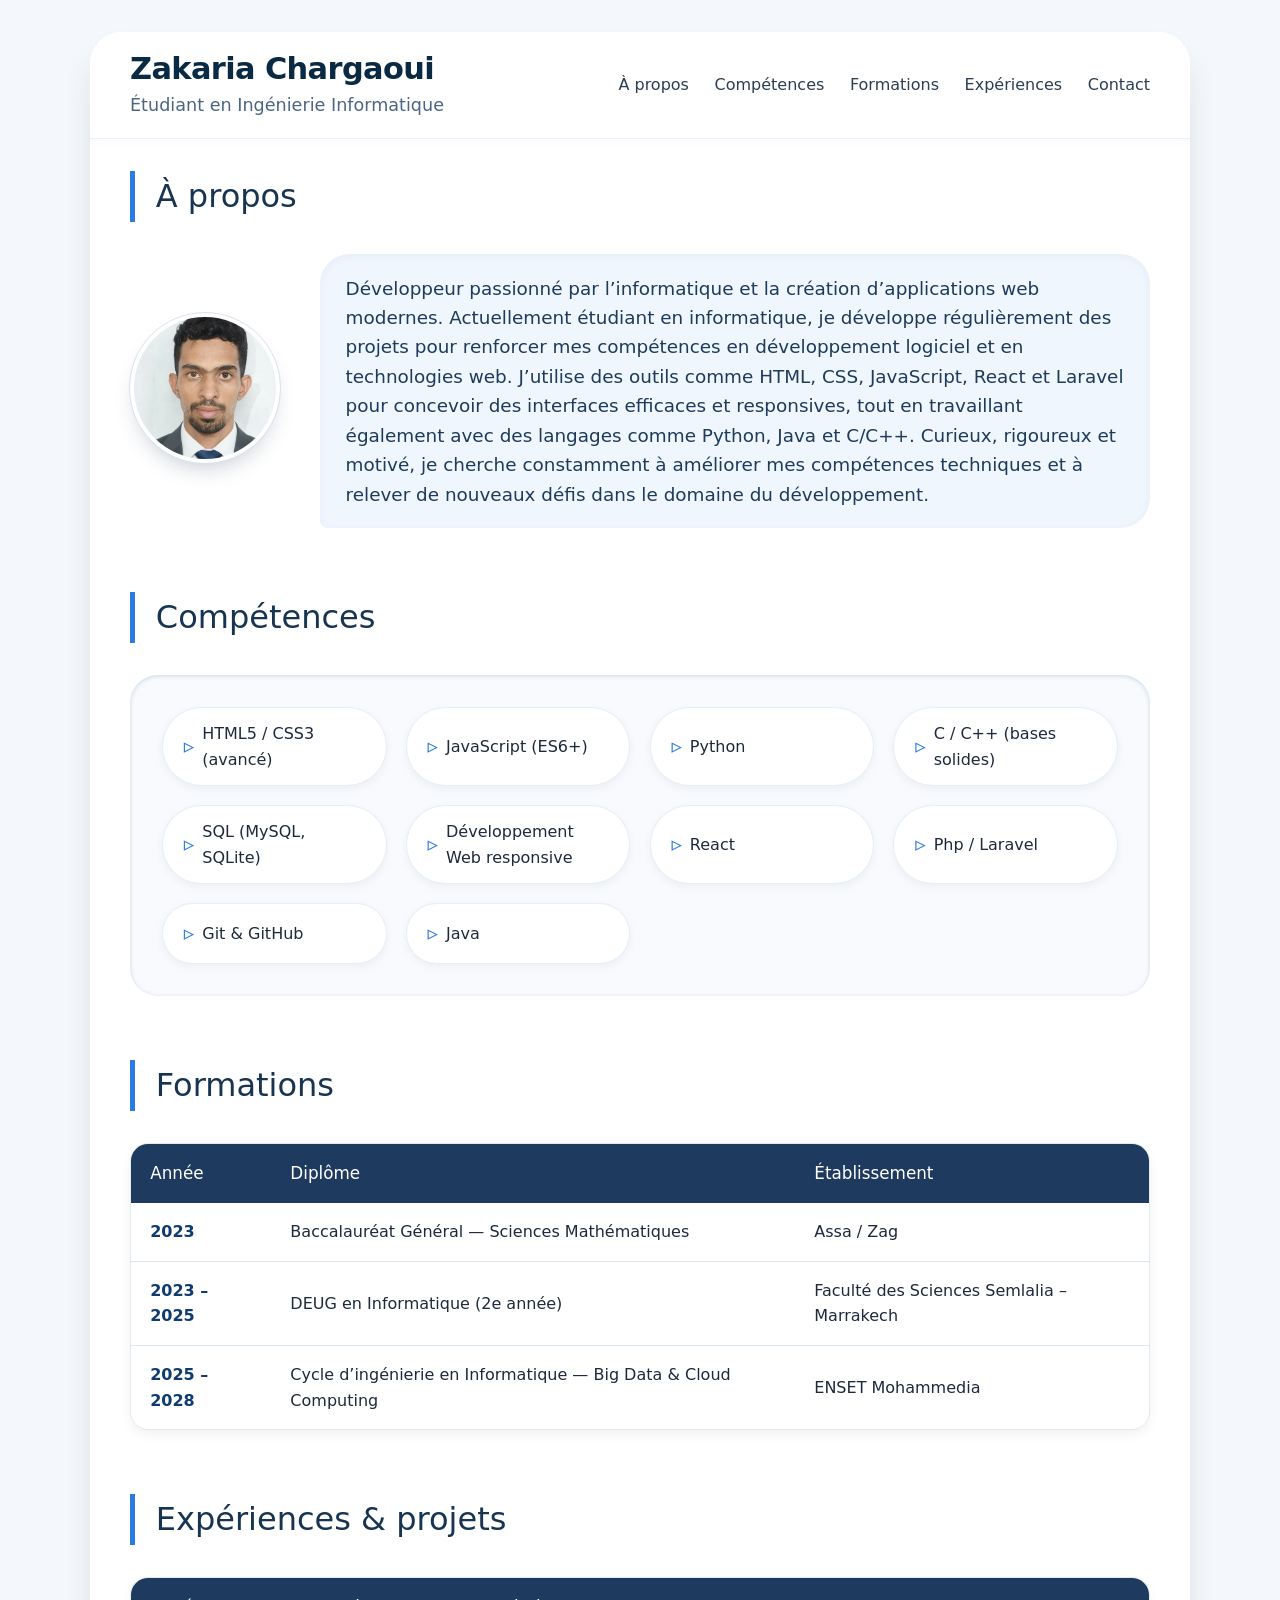
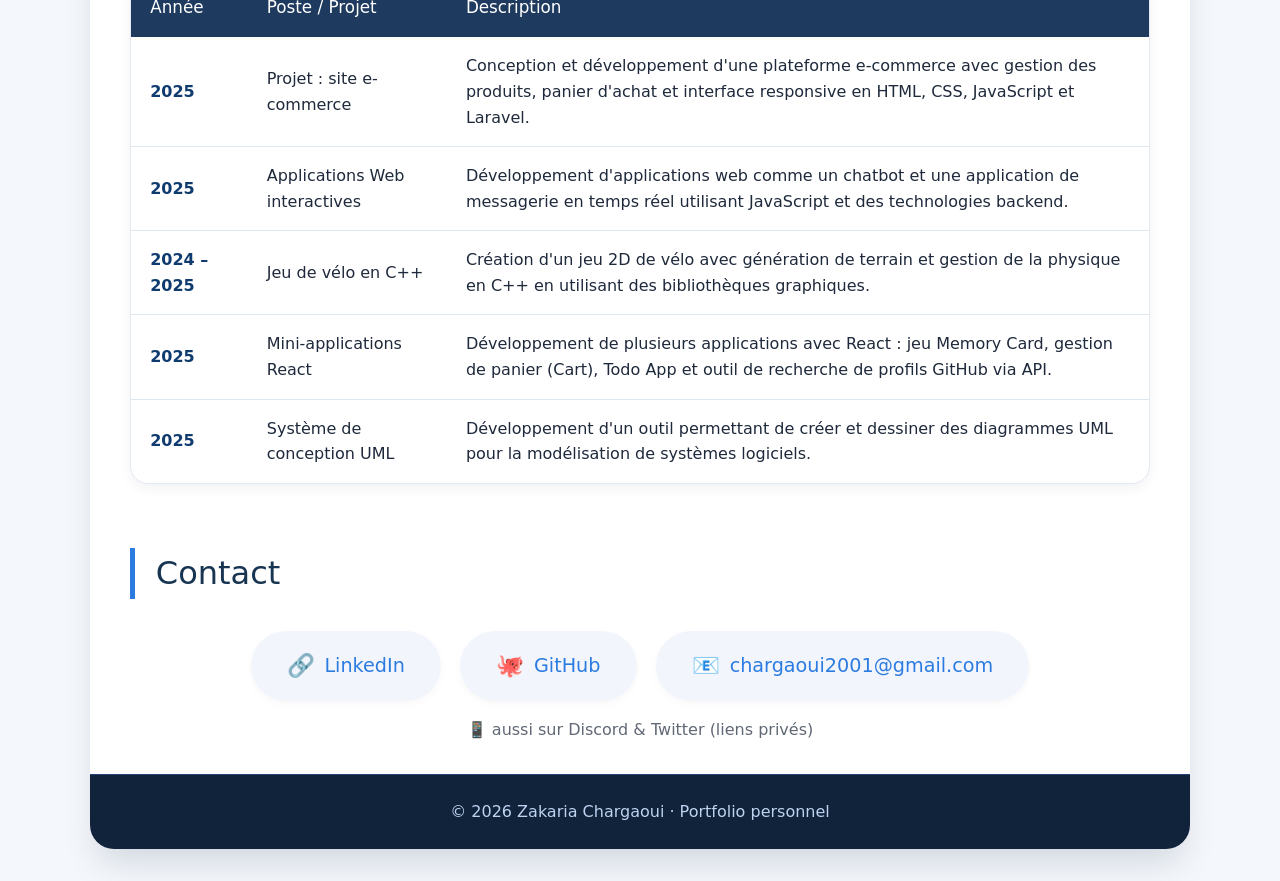
<file: tp1/index.html>
<!DOCTYPE html>
<html lang="fr">
<head>
  <meta charset="UTF-8">
  <meta name="viewport" content="width=device-width, initial-scale=1.0">
  <title>Zakaria Chargaoui · Portfolio & CV</title>
  <link rel="stylesheet" href="styles.css">
</head>
<body>
<div class="container">
  <!-- HEADER avec navigation sticky -->
  <header class="page-header">
    <div class="header-titles">
      <h1>Zakaria Chargaoui</h1>
      <div class="subtitle">Étudiant en Ingénierie Informatique</div>
    </div>
    <nav>
      <ul class="nav-links">
        <li><a href="#a-propos">À propos</a></li>
        <li><a href="#competences">Compétences</a></li>
        <li><a href="#formations">Formations</a></li>
        <li><a href="#experiences">Expériences</a></li>
        <li><a href="#contact">Contact</a></li>
      </ul>
    </nav>
  </header>

  <!-- MAIN : contenu principal -->
  <main>
    <!-- SECTION À PROPOS -->
    <section id="a-propos">
      <h2>À propos</h2>
      <div class="apropos-grid">
        <div class="photo-profil">
          <!-- placeholder image factice (générée via ui-avatars mais avec alt) -->
          <img src="./imgs/zakaria_img.png" 
               alt="Avatar de profil - Sophie Martin">
        </div>
        <div class="bio">
<p>Développeur passionné par l’informatique et la création d’applications web modernes. Actuellement étudiant en informatique, je développe régulièrement des projets pour renforcer mes compétences en développement logiciel et en technologies web. J’utilise des outils comme HTML, CSS, JavaScript, React et Laravel pour concevoir des interfaces efficaces et responsives, tout en travaillant également avec des langages comme Python, Java et C/C++. Curieux, rigoureux et motivé, je cherche constamment à améliorer mes compétences techniques et à relever de nouveaux défis dans le domaine du développement.</p>        </div>
      </div>
    </section>

    <!-- SECTION COMPÉTENCES -->
    <section id="competences">
      <h2>Compétences</h2>
      <ul class="skills-list">
        <li>HTML5 / CSS3 (avancé)</li>
        <li>JavaScript (ES6+)</li>
        <li>Python</li>
        <li>C / C++ (bases solides)</li>
        <li>SQL (MySQL, SQLite)</li>
        <li>Développement Web responsive</li>
        <li>React</li>
        <li>Php / Laravel</li>
        <li>Git & GitHub</li>
        <li>Java</li>
      </ul>
    </section>

    <!-- SECTION FORMATIONS (tableau) -->
    <section id="formations">
      <h2>Formations</h2>
      <div class="table-wrapper">
        <table>
          <thead>
            <tr><th>Année</th><th>Diplôme</th><th>Établissement</th></tr>
          </thead>
          <tbody>

            <tr>
              <td>2023</td>
              <td>Baccalauréat Général — Sciences Mathématiques</td>
              <td>Assa / Zag</td>
            </tr>
              
            <tr>
              <td>2023 – 2025</td>
              <td>DEUG en Informatique (2e année)</td>
              <td>Faculté des Sciences Semlalia – Marrakech</td>
            </tr>
            
            <tr>
              <td>2025 – 2028</td>
              <td>Cycle d’ingénierie en Informatique — Big Data & Cloud Computing</td>
              <td>ENSET Mohammedia</td>
            </tr>
          </tbody>
        </table>
      </div>
    </section>

    <!-- SECTION EXPÉRIENCES (tableau) -->
    <section id="experiences">
      <h2>Expériences & projets</h2>
      <div class="table-wrapper">
        <table>
          <thead>
            <tr><th>Année</th><th>Poste / Projet</th><th>Description</th></tr>
          </thead>
          <tbody>
<tr>
  <td>2025</td>
  <td>Projet : site e-commerce</td>
  <td>Conception et développement d'une plateforme e-commerce avec gestion des produits, panier d'achat et interface responsive en HTML, CSS, JavaScript et Laravel.</td>
</tr>

        <tr>
          <td>2025</td>
          <td>Applications Web interactives</td>
          <td>Développement d'applications web comme un chatbot et une application de messagerie en temps réel utilisant JavaScript et des technologies backend.</td>
        </tr>

        <tr>
          <td>2024 – 2025</td>
          <td>Jeu de vélo en C++</td>
          <td>Création d'un jeu 2D de vélo avec génération de terrain et gestion de la physique en C++ en utilisant des bibliothèques graphiques.</td>
        </tr>

        <tr>
          <td>2025</td>
          <td>Mini-applications React</td>
          <td>Développement de plusieurs applications avec React : jeu Memory Card, gestion de panier (Cart), Todo App et outil de recherche de profils GitHub via API.</td>
        </tr>

        <tr>
          <td>2025</td>
          <td>Système de conception UML</td>
          <td>Développement d'un outil permettant de créer et dessiner des diagrammes UML pour la modélisation de systèmes logiciels.</td>
        </tr>
          </tbody>
        </table>
      </div>
    </section>

    <!-- SECTION CONTACT (liens externes) -->
    <section id="contact">
      <h2>Contact</h2>
      <div class="contact-links">
        <a href="#" class="contact-card" target="_blank" rel="noopener"><i>🔗</i> LinkedIn</a>
        <a href="#" class="contact-card" target="_blank" rel="noopener"><i>🐙</i> GitHub</a>
        <a href="mailto:chargaoui2001@gmail.com" class="contact-card" target="_blank" rel="noopener"><i>📧</i> chargaoui2001@gmail.com</a>
      </div>
      <!-- petits liens additionnels (respect structure) mais déjà 3 réseaux -->
      <p style="text-align: center; margin-top: 1rem; opacity: 0.7;">📱 aussi sur Discord & Twitter (liens privés)</p>
    </section>
  </main>

  <!-- FOOTER -->
  <footer class="page-footer">
    © 2026 Zakaria Chargaoui · Portfolio personnel
  </footer>
</div>
<!-- fin container -->

<!-- tous les liens externes sont ok : target _blank + rel noopener -->
<!-- photo avec alt, tableaux, grid/flex, media queries intégrées -->
</body>
</html>
</file>
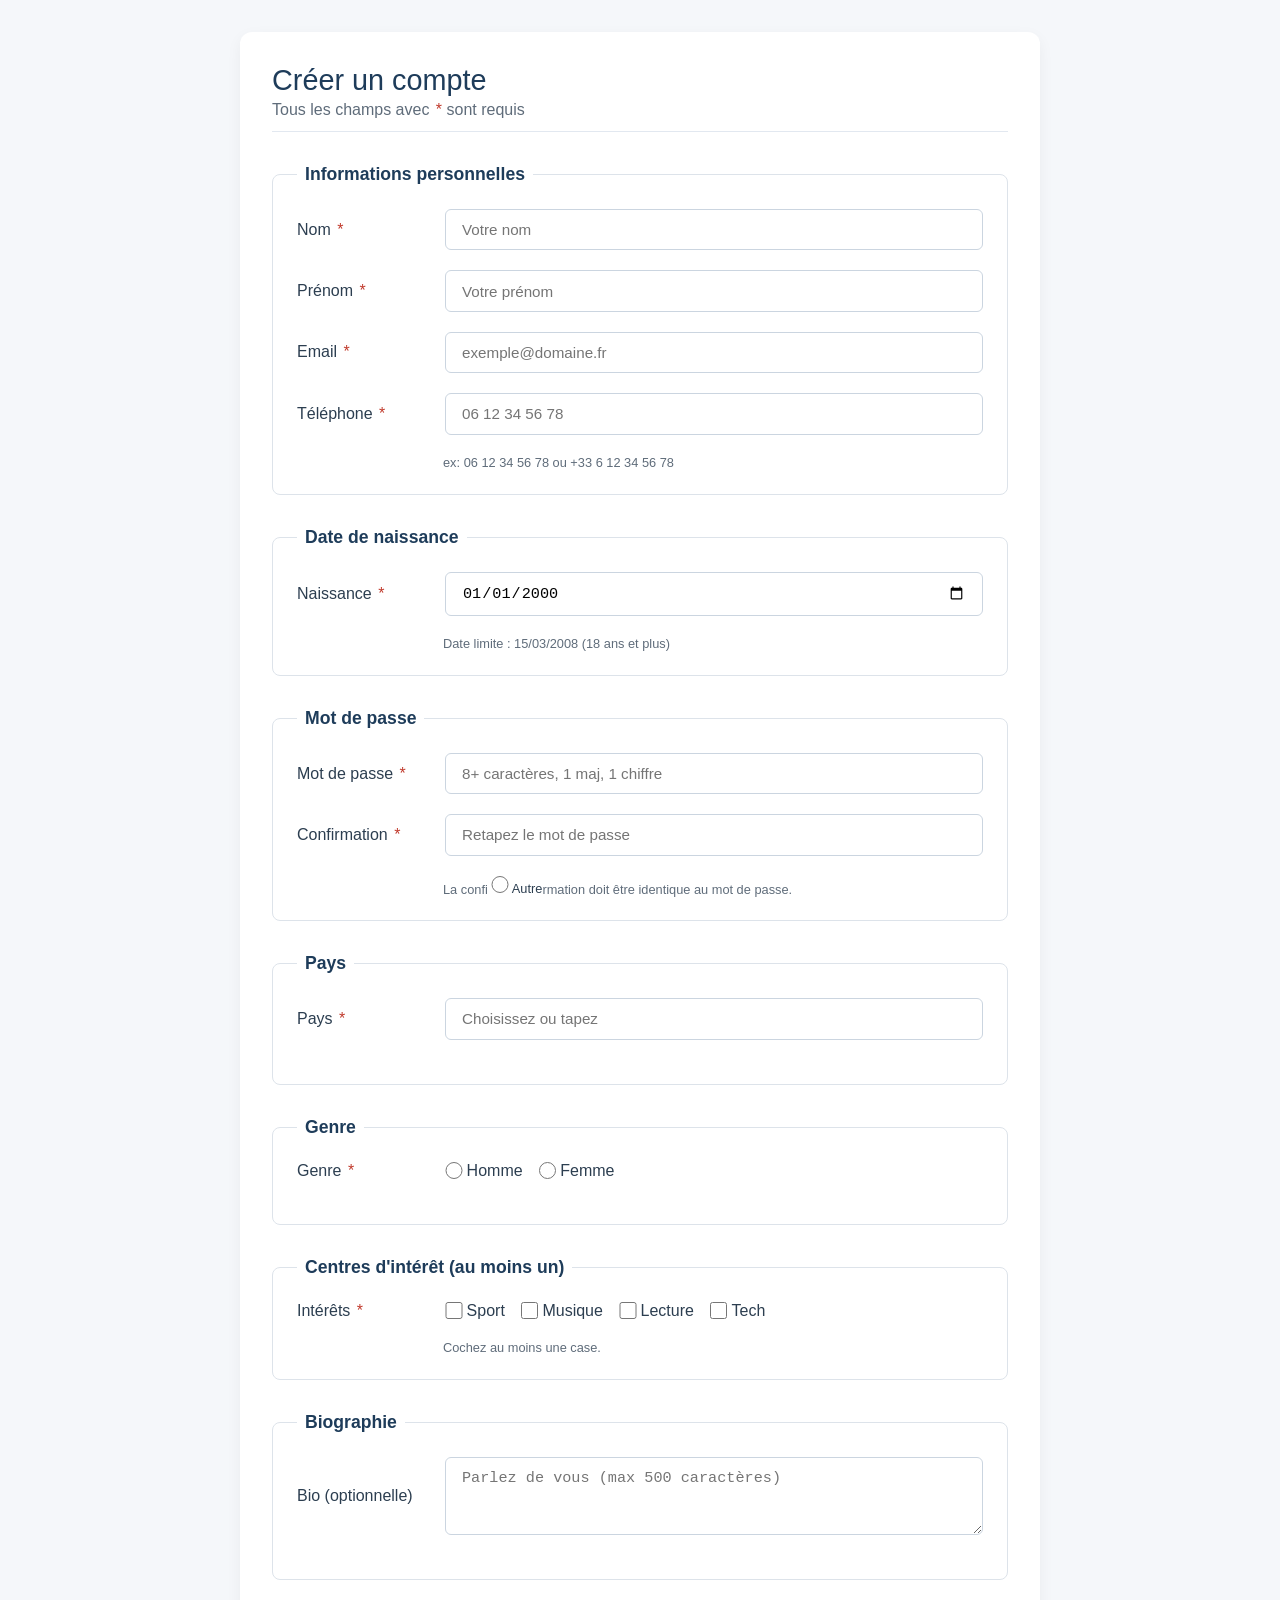
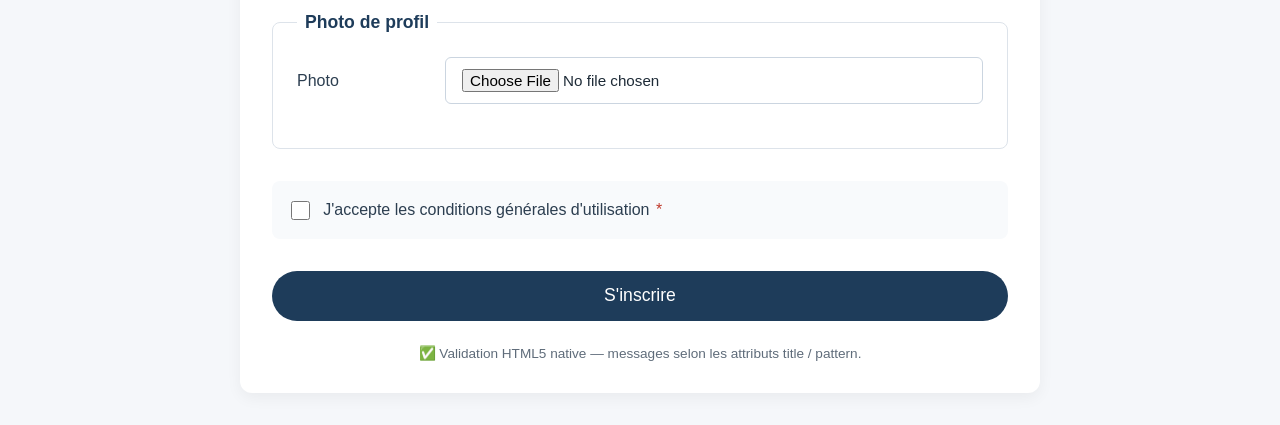
<file: tp2/index.html>
<!DOCTYPE html>
<html lang="fr">
<head>
  <meta charset="UTF-8">
  <meta name="viewport" content="width=device-width, initial-scale=1.0">
  <title>Inscription · formulaire simple (sans JS)</title>
  <link rel="stylesheet" href="styles.css">
</head>
<body>
<div class="form-container">
  <h1>Créer un compte</h1>
  <div class="sous-titre">Tous les champs avec <span class="required">*</span> sont requis</div>

  <!-- formulaire sans javascript (validation HTML5 pure) -->
  <form>
    <!-- 1. INFOS PERSONNELLES -->
    <fieldset>
      <legend>Informations personnelles</legend>

      <div class="groupe">
        <label for="nom">Nom <span class="required">*</span></label>
        <input type="text" id="nom" name="nom" required placeholder="Votre nom" autocomplete="family-name">
      </div>

      <div class="groupe">
        <label for="prenom">Prénom <span class="required">*</span></label>
        <input type="text" id="prenom" name="prenom" required placeholder="Votre prénom" autocomplete="given-name">
      </div>

      <div class="groupe">
        <label for="email">Email <span class="required">*</span></label>
        <input type="email" id="email" name="email" required placeholder="exemple@domaine.fr" autocomplete="email"
               title="Format attendu : nom@domaine.fr (ex: jean.dupont@email.com)">
      </div>

      <div class="groupe">
        <label for="tel">Téléphone <span class="required">*</span></label>
        <input type="tel" id="tel" name="tel" required 
               pattern="^(0|\+33)[1-9]([-. ]?[0-9]{2}){4}$" 
               placeholder="06 12 34 56 78" autocomplete="tel-national"
               title="Format français : 06 12 34 56 78 ou +33 6 12 34 56 78">
      </div>
      <div class="hint">ex: 06 12 34 56 78 ou +33 6 12 34 56 78</div>
    </fieldset>

    <!-- 2. DATE DE NAISSANCE (âge minimum 18 ans) -->
    <fieldset>
      <legend>Date de naissance</legend>
      <div class="groupe">
        <label for="naissance">Naissance <span class="required">*</span></label>
        <!-- max dynamique impossible sans JS, on fixe une date butoir : 18 ans avant aujourd'hui (manuel) -->
        <input type="date" id="naissance" name="naissance" required 
               max="2008-03-15" value="2000-01-01"
               title="Vous devez avoir au moins 18 ans (né·e avant le 15/03/2008)">
      </div>
      <div class="hint">Date limite : 15/03/2008 (18 ans et plus)</div>
    </fieldset>

    <!-- 3. MOT DE PASSE + CONFIRMATION -->
    <fieldset>
      <legend>Mot de passe</legend>
      <div class="groupe">
        <label for="mdp">Mot de passe <span class="required">*</span></label>
        <input type="password" id="mdp" name="mdp" required 
               pattern="(?=.*\d)(?=.*[A-Z]).{8,}" 
               placeholder="8+ caractères, 1 maj, 1 chiffre" autocomplete="new-password"
               title="Doit contenir au moins 8 caractères, une majuscule et un chiffre">
      </div>

      <div class="groupe">
        <label for="confirm-mdp">Confirmation <span class="required">*</span></label>
        <!-- sans JS, on ne peut pas vérifier la correspondance en direct, mais on peut utiliser pattern + title -->
        <input type="password" id="confirm-mdp" name="confirm-mdp" required 
               placeholder="Retapez le mot de passe" autocomplete="off"
               pattern="(?=.*\d)(?=.*[A-Z]).{8,}" 
               title="Doit être identique au mot de passe ci-dessus (même contenu requis)">
      </div>
      <div class="hint">La confi          <label><input type="radio" name="genre" value="autre"> Autre</label>rmation doit être identique au mot de passe.</div>
    </fieldset>

    <!-- 4. PAYS (select + datalist) -->
    <fieldset>
      <legend>Pays</legend>
      <div class="groupe">
        <label for="pays">Pays <span class="required">*</span></label>
        <input list="pays-list" id="pays" name="pays" required placeholder="Choisissez ou tapez" autocomplete="country">
        <datalist id="pays-list">
          <option value="France">
          <option value="Belgique">
          <option value="Suisse">
          <option value="Canada">
          <option value="Luxembourg">
          <option value="Maroc">
        </datalist>
      </div>
    </fieldset>

    <!-- 5. GENRE (radio) -->
    <fieldset>
      <legend>Genre</legend>
      <div class="groupe">
        <label>Genre <span class="required">*</span></label>
        <div class="options">
          <label><input type="radio" name="genre" value="homme" required> Homme</label>
          <label><input type="radio" name="genre" value="femme"> Femme</label>
        </div>
      </div>
    </fieldset>

    <!-- 6. CENTRES D'INTÉRÊT (checkboxes required au moins un) -->
    <fieldset>
      <legend>Centres d'intérêt (au moins un)</legend>
      <div class="groupe">
        <label>Intérêts <span class="required">*</span></label>
        <div class="options">
          <!-- le required sur chaque checkbox force à en cocher au moins une (HTML5) -->
          <label><input type="checkbox" name="interet" value="sport" required> Sport</label>
          <label><input type="checkbox" name="interet" value="musique" required> Musique</label>
          <label><input type="checkbox" name="interet" value="lecture" required> Lecture</label>
          <label><input type="checkbox" name="interet" value="tech" required> Tech</label>
        </div>
      </div>
      <div class="hint">Cochez au moins une case.</div>
    </fieldset>

    <!-- 7. BIOGRAPHIE (optionnelle, maxlength) -->
    <fieldset>
      <legend>Biographie</legend>
      <div class="groupe">
        <label for="bio">Bio (optionnelle)</label>
        <textarea id="bio" name="bio" rows="3" maxlength="500" placeholder="Parlez de vous (max 500 caractères)"></textarea>
      </div>
    </fieldset>

    <!-- 8. PHOTO DE PROFIL (file) -->
    <fieldset>
      <legend>Photo de profil</legend>
      <div class="groupe">
        <label for="photo">Photo</label>
        <input type="file" id="photo" name="photo" accept="image/*">
      </div>
    </fieldset>

    <!-- 9. CGU obligatoire -->
    <div class="cgu-box">
      <input type="checkbox" id="cgu" name="cgu" required style="width:1.2rem;height:1.2rem;">
      <label for="cgu">J'accepte les conditions générales d'utilisation <span class="required">*</span></label>
    </div>

    <!-- bouton d'envoi -->
    <button type="submit">S'inscrire</button>

    <!-- note sur la validation sans JS -->
    <p style="text-align:center; margin-top:1.5rem; color:#5f6c7a; font-size:0.85rem;">
      ✅ Validation HTML5 native — messages selon les attributs title / pattern.
    </p>
  </form>
</div>
</body>
</html>
</file>
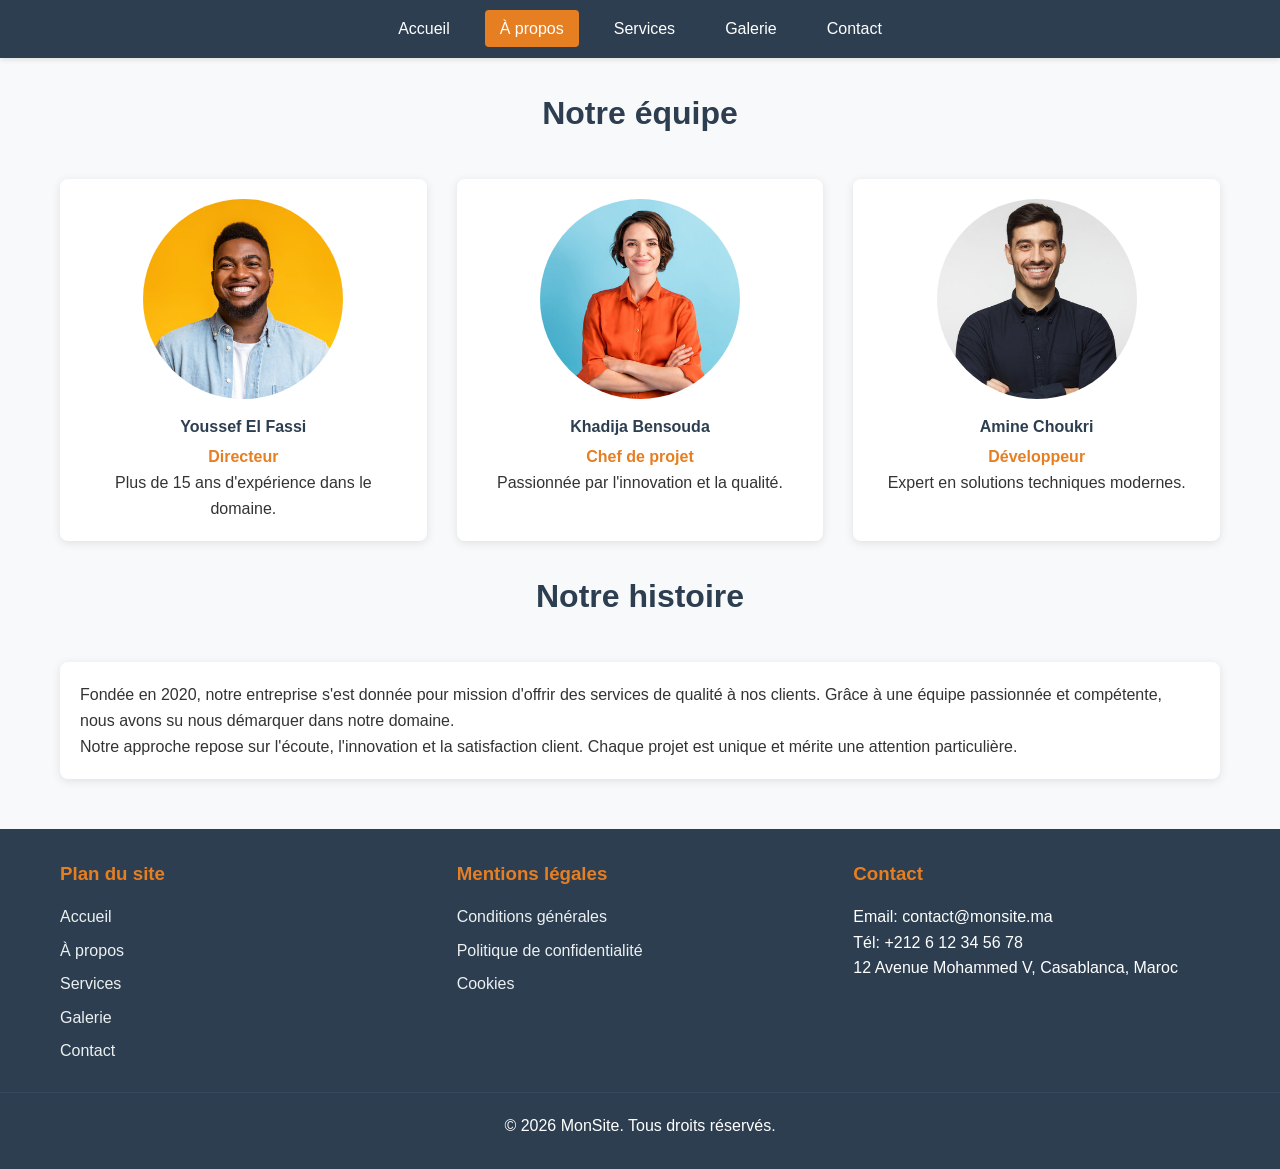
<file: tp3/pages/about.html>
<!DOCTYPE html>
<html lang="fr">
<head>
    <meta charset="UTF-8">
    <meta name="viewport" content="width=device-width, initial-scale=1.0">
    <title>À propos - MonSite</title>
    <meta name="description" content="Découvrez notre équipe et notre histoire">
    
    <!-- Open Graph -->
    <meta property="og:title" content="MonSite - À propos">
    <meta property="og:description" content="Découvrez notre équipe et notre histoire">
    <meta property="og:type" content="website">
    
    <link rel="stylesheet" href="../css/style.css">
</head>
<body>
    <header>
        <nav>
            <ul>
                <li><a href="../index.html">Accueil</a></li>
                <li><a href="about.html" class="active">À propos</a></li>
                <li><a href="services.html">Services</a></li>
                <li><a href="gallery.html">Galerie</a></li>
                <li><a href="contact.html">Contact</a></li>
            </ul>
        </nav>
    </header>

    <main>
        <h1 class="section-title">Notre équipe</h1>
        
        <div class="team">
            <div class="team-member">
                <figure>
                    <img src="../images/team1.jpg" alt="Youssef El Fassi - Directeur">
                    <figcaption>
                        <strong>Youssef El Fassi</strong>
                        <p class="role">Directeur</p>
                    </figcaption>
                </figure>
                <p>Plus de 15 ans d'expérience dans le domaine.</p>
            </div>
        
            <div class="team-member">
                <figure>
                    <img src="../images/team2.jpg" alt="Khadija Bensouda - Chef de projet">
                    <figcaption>
                        <strong>Khadija Bensouda</strong>
                        <p class="role">Chef de projet</p>
                    </figcaption>
                </figure>
                <p>Passionnée par l'innovation et la qualité.</p>
            </div>
        
            <div class="team-member">
                <figure>
                    <img src="../images/team3.jpg" alt="Amine Choukri - Développeur">
                    <figcaption>
                        <strong>Amine Choukri</strong>
                        <p class="role">Développeur</p>
                    </figcaption>
                </figure>
                <p>Expert en solutions techniques modernes.</p>
            </div>
        </div>

        <section>
            <h2 class="section-title">Notre histoire</h2>
            <div class="card">
                <p>Fondée en 2020, notre entreprise s'est donnée pour mission d'offrir des services de qualité à nos clients. Grâce à une équipe passionnée et compétente, nous avons su nous démarquer dans notre domaine.</p>
                <p>Notre approche repose sur l'écoute, l'innovation et la satisfaction client. Chaque projet est unique et mérite une attention particulière.</p>
            </div>
        </section>
    </main>

    <footer>
        <!-- Footer adapté pour le Maroc -->
        <div class="footer-content">
            <div class="footer-section">
                <h3>Plan du site</h3>
                <ul>
                    <li><a href="../index.html">Accueil</a></li>
                    <li><a href="about.html">À propos</a></li>
                    <li><a href="services.html">Services</a></li>
                    <li><a href="gallery.html">Galerie</a></li>
                    <li><a href="contact.html">Contact</a></li>
                </ul>
            </div>
            <div class="footer-section">
                <h3>Mentions légales</h3>
                <ul>
                    <li><a href="#">Conditions générales</a></li>
                    <li><a href="#">Politique de confidentialité</a></li>
                    <li><a href="#">Cookies</a></li>
                </ul>
            </div>
            <div class="footer-section">
                <h3>Contact</h3>
                <p>Email: contact@monsite.ma</p>
                <p>Tél: +212 6 12 34 56 78</p>
                <p>12 Avenue Mohammed V, Casablanca, Maroc</p>
            </div>
        </div>
        <div class="footer-bottom">
            <p>&copy; 2026 MonSite. Tous droits réservés.</p>
        </div>
    </footer>
</body>
</html>
</file>
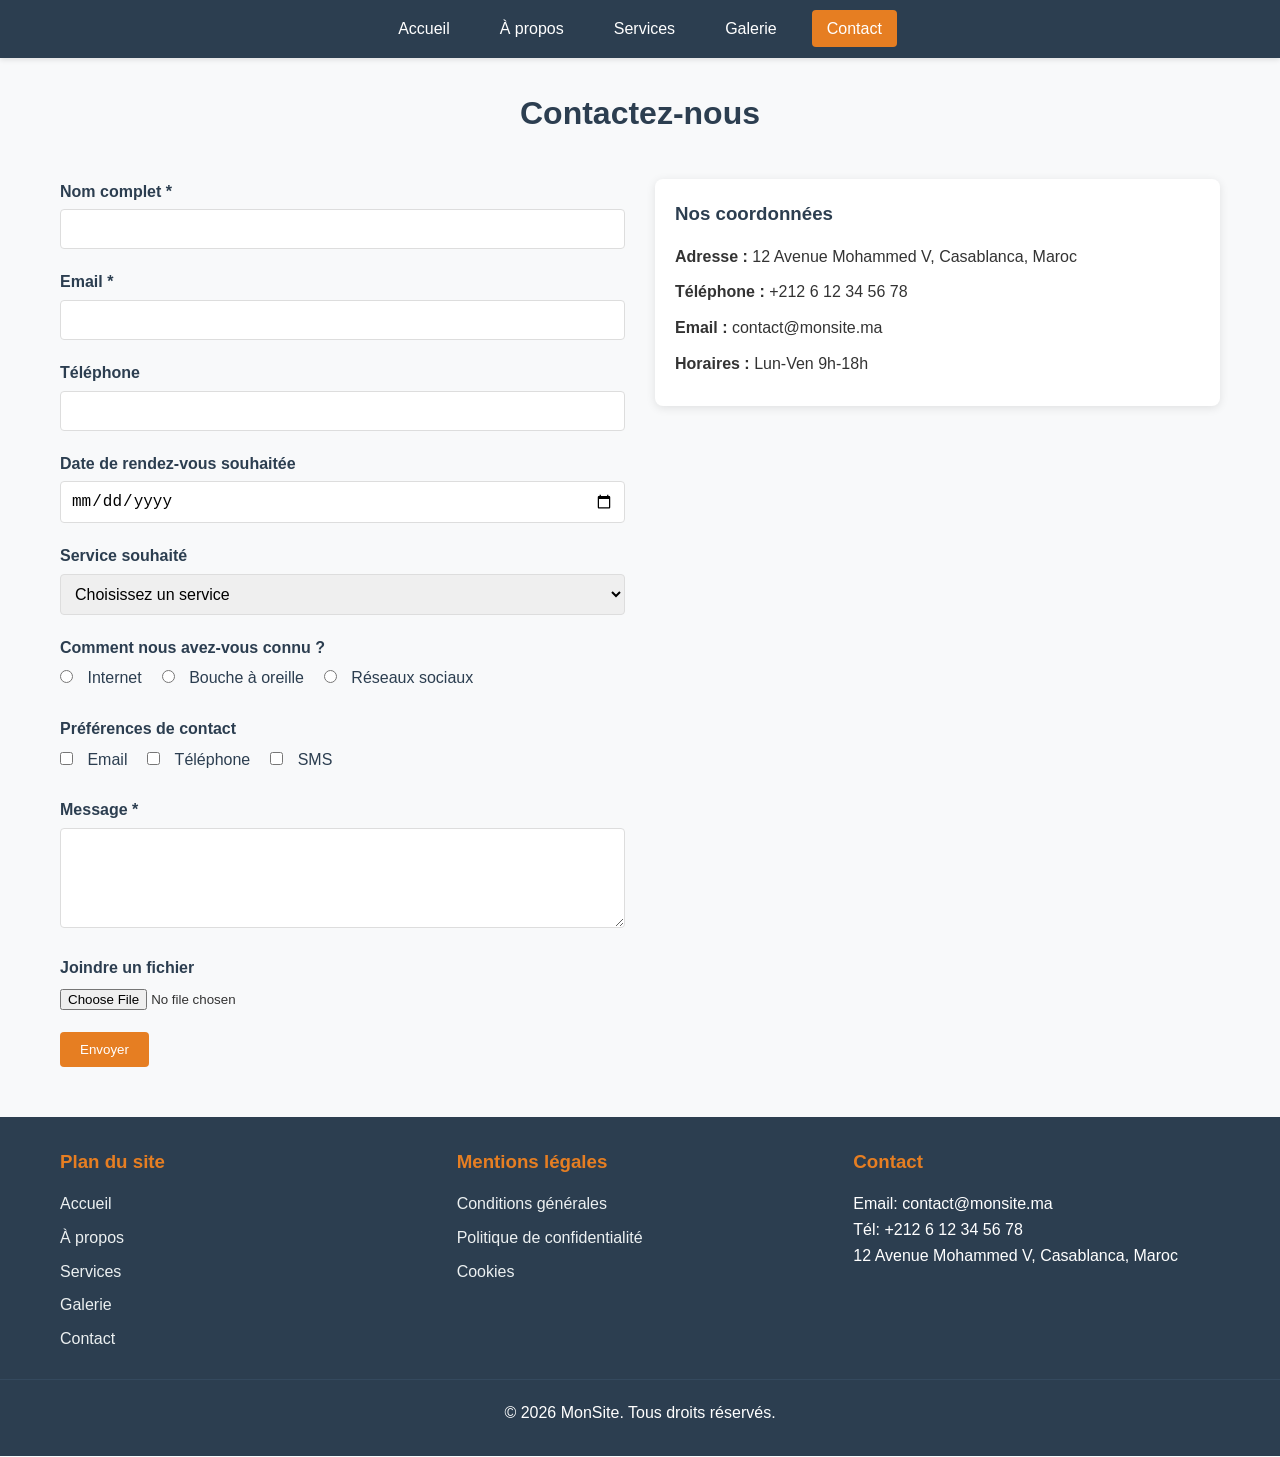
<file: tp3/pages/contact.html>
<!DOCTYPE html>
<html lang="fr">
<head>
    <meta charset="UTF-8">
    <meta name="viewport" content="width=device-width, initial-scale=1.0">
    <title>Contact - MonSite</title>
    <meta name="description" content="Contactez-nous via notre formulaire">
    
    <link rel="stylesheet" href="../css/style.css">
</head>
<body>
    <header>
        <nav>
            <ul>
                <li><a href="../index.html">Accueil</a></li>
                <li><a href="about.html">À propos</a></li>
                <li><a href="services.html">Services</a></li>
                <li><a href="gallery.html">Galerie</a></li>
                <li><a href="contact.html" class="active">Contact</a></li>
            </ul>
        </nav>
    </header>

    <main>
        <h1 class="section-title">Contactez-nous</h1>

        <div style="display: grid; grid-template-columns: 1fr 1fr; gap: 30px;">
            <!-- Formulaire de contact -->
            <div>
                <form action="#" method="post">
                    <div class="form-group">
                        <label for="nom">Nom complet *</label>
                        <input type="text" id="nom" name="nom" required>
                    </div>

                    <div class="form-group">
                        <label for="email">Email *</label>
                        <input type="email" id="email" name="email" required>
                    </div>

                    <div class="form-group">
                        <label for="telephone">Téléphone</label>
                        <input type="tel" id="telephone" name="telephone" pattern="[0-9]{10}">
                    </div>

                    <div class="form-group">
                        <label for="date">Date de rendez-vous souhaitée</label>
                        <input type="date" id="date" name="date">
                    </div>

                    <div class="form-group">
                        <label for="service">Service souhaité</label>
                        <select id="service" name="service">
                            <option value="">Choisissez un service</option>
                            <option value="service1">Service 1</option>
                            <option value="service2">Service 2</option>
                            <option value="service3">Service 3</option>
                        </select>
                    </div>

                    <div class="form-group">
                        <label>Comment nous avez-vous connu ?</label>
                        <div class="radio-group">
                            <label>
                                <input type="radio" name="source" value="internet"> Internet
                            </label>
                            <label>
                                <input type="radio" name="source" value="bouche"> Bouche à oreille
                            </label>
                            <label>
                                <input type="radio" name="source" value="reseau"> Réseaux sociaux
                            </label>
                        </div>
                    </div>

                    <div class="form-group">
                        <label>Préférences de contact</label>
                        <div class="checkbox-group">
                            <label>
                                <input type="checkbox" name="contact_email" value="email"> Email
                            </label>
                            <label>
                                <input type="checkbox" name="contact_phone" value="phone"> Téléphone
                            </label>
                            <label>
                                <input type="checkbox" name="contact_sms" value="sms"> SMS
                            </label>
                        </div>
                    </div>

                    <div class="form-group">
                        <label for="message">Message *</label>
                        <textarea id="message" name="message" required></textarea>
                    </div>

                    <div class="form-group">
                        <label for="fichier">Joindre un fichier</label>
                        <input type="file" id="fichier" name="fichier" accept=".pdf,.doc,.docx">
                    </div>

                    <button type="submit" class="btn">Envoyer</button>
                </form>
            </div>

            <!-- Informations de contact et carte -->
            <div>
                <div class="contact-info">
                    <h3>Nos coordonnées</h3>
                    <p><strong>Adresse :</strong> 12 Avenue Mohammed V, Casablanca, Maroc</p>
                    <p><strong>Téléphone :</strong> +212 6 12 34 56 78</p>
                    <p><strong>Email :</strong> contact@monsite.ma</p>
                    <p><strong>Horaires :</strong> Lun-Ven 9h-18h</p>
                </div>

                <div class="map-container">
                    <iframe 
                        src="https://www.openstreetmap.org/export/embed.html?bbox=-7.636719%2C33.5588%2C-7.5900%2C33.6000&layer=mapnik&marker=33.5794%2C-7.6134" 
                        width="100%" 
                        height="450" 
                        style="border:0;" 
                        allowfullscreen 
                        loading="lazy">
                    </iframe>
                </div>
            </div>
        </div>
    </main>

    <footer>
        <!-- Footer adapté pour le Maroc -->
        <div class="footer-content">
            <div class="footer-section">
                <h3>Plan du site</h3>
                <ul>
                    <li><a href="../index.html">Accueil</a></li>
                    <li><a href="about.html">À propos</a></li>
                    <li><a href="services.html">Services</a></li>
                    <li><a href="gallery.html">Galerie</a></li>
                    <li><a href="contact.html">Contact</a></li>
                </ul>
            </div>
            <div class="footer-section">
                <h3>Mentions légales</h3>
                <ul>
                    <li><a href="#">Conditions générales</a></li>
                    <li><a href="#">Politique de confidentialité</a></li>
                    <li><a href="#">Cookies</a></li>
                </ul>
            </div>
            <div class="footer-section">
                <h3>Contact</h3>
                <p>Email: contact@monsite.ma</p>
                <p>Tél: +212 6 12 34 56 78</p>
                <p>12 Avenue Mohammed V, Casablanca, Maroc</p>
            </div>
        </div>
        <div class="footer-bottom">
            <p>&copy; 2026 MonSite. Tous droits réservés.</p>
        </div>
    </footer>
</body>
</html>
</file>
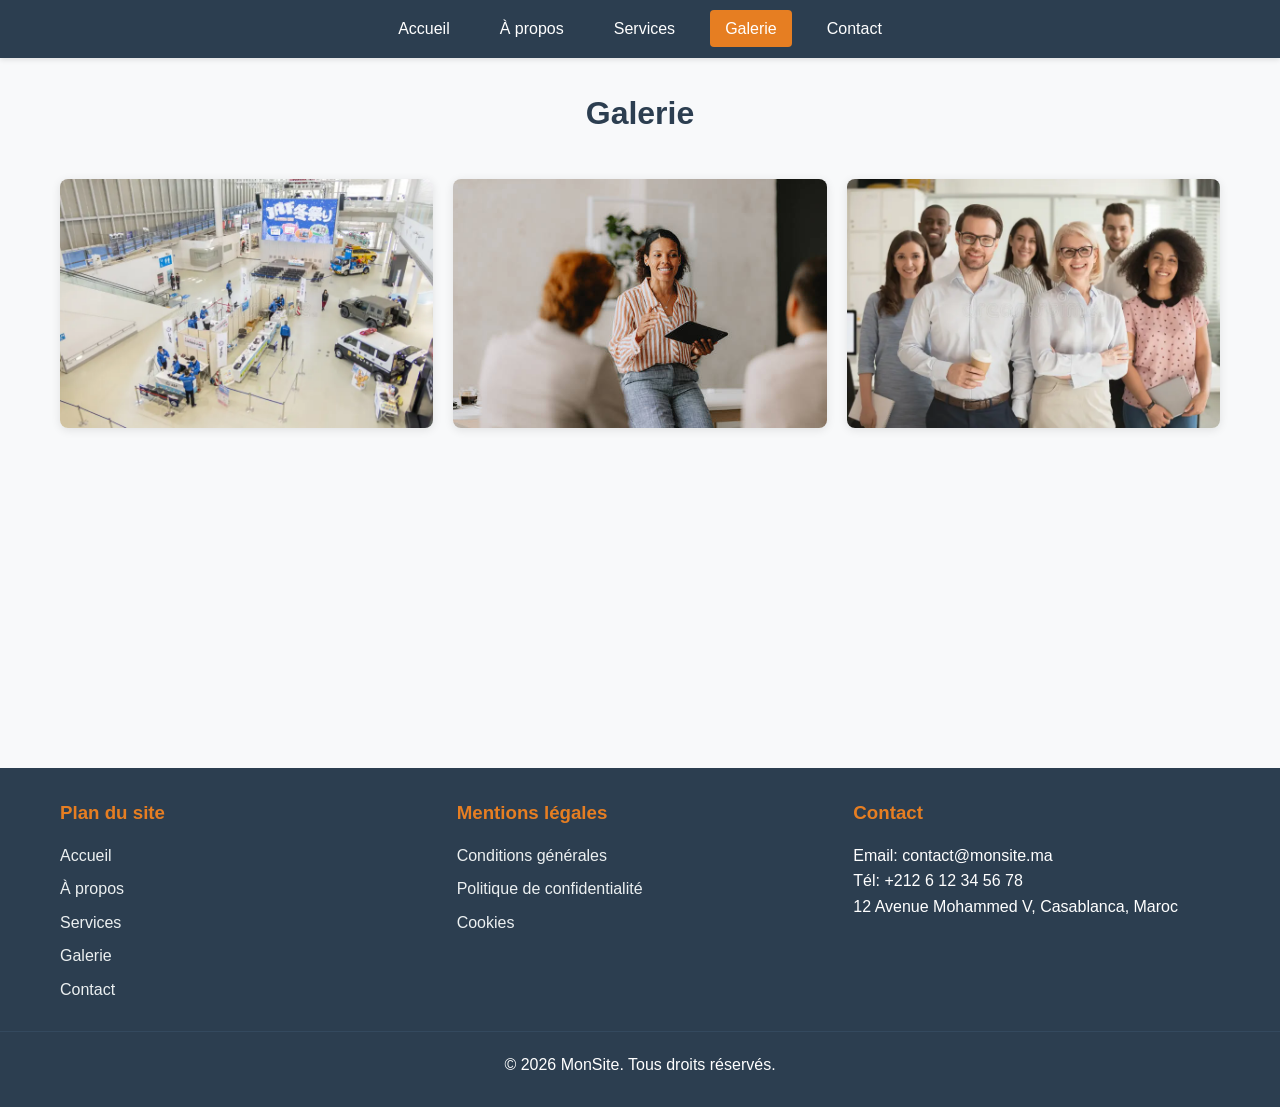
<file: tp3/pages/gallery.html>
<!DOCTYPE html>
<html lang="fr">
<head>
    <meta charset="UTF-8">
    <meta name="viewport" content="width=device-width, initial-scale=1.0">
    <title>Galerie - MonSite</title>
    <meta name="description" content="Galerie d'images responsive">
    
    <link rel="stylesheet" href="../css/style.css">
</head>
<body>
    <header>
        <nav>
            <ul>
                <li><a href="../index.html">Accueil</a></li>
                <li><a href="about.html">À propos</a></li>
                <li><a href="services.html">Services</a></li>
                <li><a href="gallery.html" class="active">Galerie</a></li>
                <li><a href="contact.html">Contact</a></li>
            </ul>
        </nav>
    </header>

    <main>
        <h1 class="section-title">Galerie</h1>
        
        <div class="gallery">
            <!-- Image 1 avec picture et srcset -->
            <div class="gallery-item">
                <img src="../images/gallery1.webp" alt="gallery 1" loading="lazy">
            </div>

            <!-- Image 2 -->
            <div class="gallery-item">
                <img src="../images/gallery2.jpg" alt="gallery 2" loading="lazy">
            </div>

            <!-- Image 3 -->
            <div class="gallery-item">
                <img src="../images/gallery3.webp" alt="gallery 3" loading="lazy">
            </div>
        </div>
    </main>

    <footer>
        <!-- Footer adapté pour le Maroc -->
        <div class="footer-content">
            <div class="footer-section">
                <h3>Plan du site</h3>
                <ul>
                    <li><a href="../index.html">Accueil</a></li>
                    <li><a href="about.html">À propos</a></li>
                    <li><a href="services.html">Services</a></li>
                    <li><a href="gallery.html">Galerie</a></li>
                    <li><a href="contact.html">Contact</a></li>
                </ul>
            </div>
            <div class="footer-section">
                <h3>Mentions légales</h3>
                <ul>
                    <li><a href="#">Conditions générales</a></li>
                    <li><a href="#">Politique de confidentialité</a></li>
                    <li><a href="#">Cookies</a></li>
                </ul>
            </div>
            <div class="footer-section">
                <h3>Contact</h3>
                <p>Email: contact@monsite.ma</p>
                <p>Tél: +212 6 12 34 56 78</p>
                <p>12 Avenue Mohammed V, Casablanca, Maroc</p>
            </div>
        </div>
        <div class="footer-bottom">
            <p>&copy; 2026 MonSite. Tous droits réservés.</p>
        </div>
    </footer>
</body>
</html>
</file>
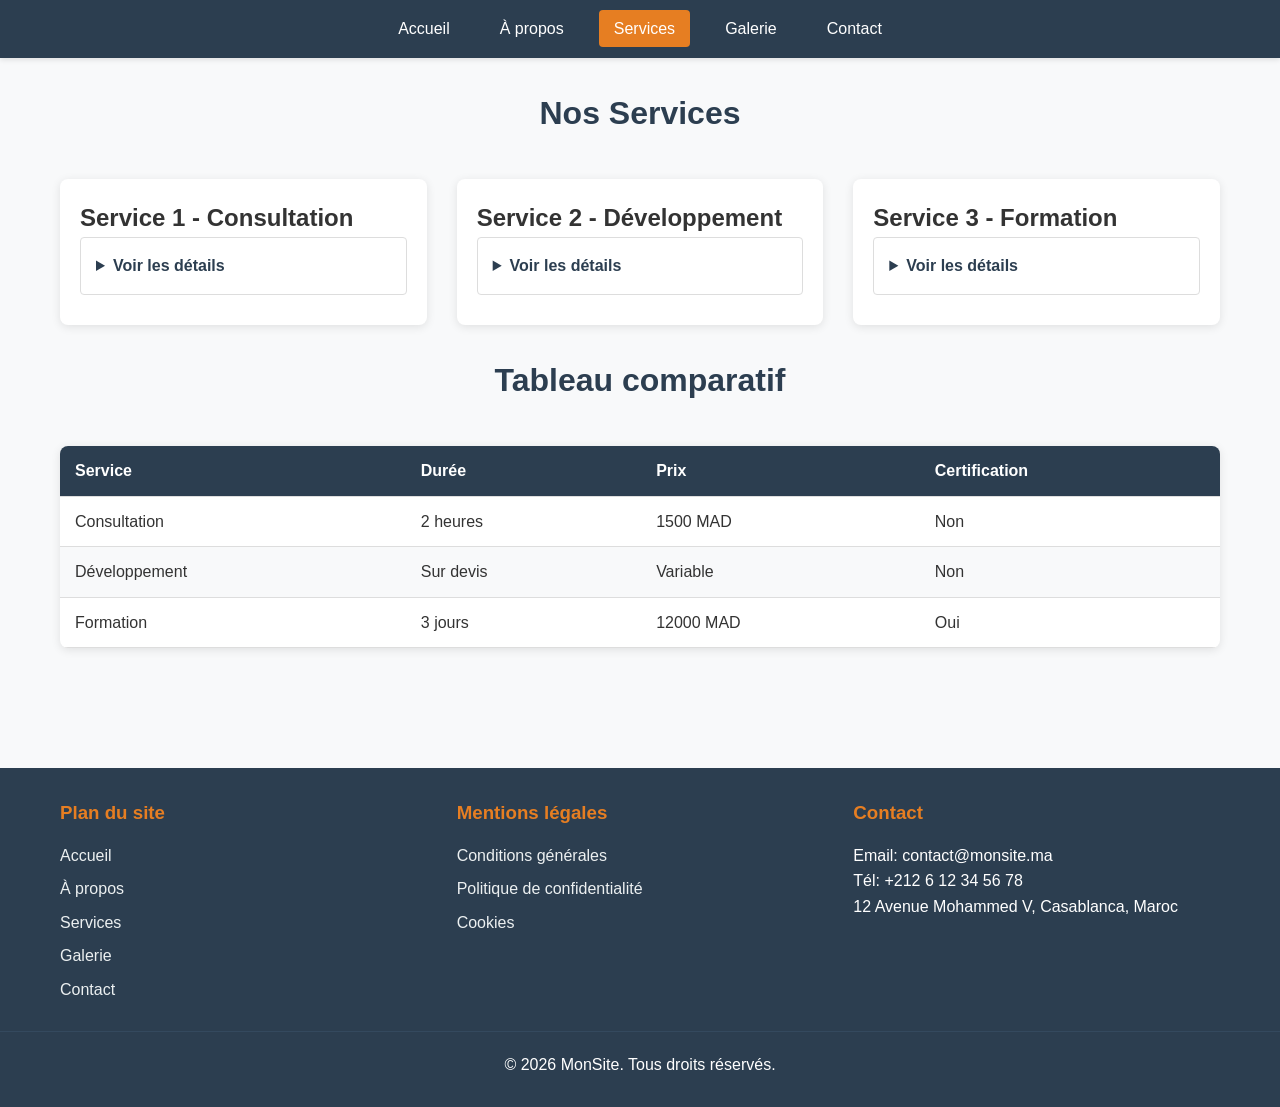
<file: tp3/pages/services.html>
<!DOCTYPE html>
<html lang="fr">
<head>
    <meta charset="UTF-8">
    <meta name="viewport" content="width=device-width, initial-scale=1.0">
    <title>Services - MonSite</title>
    <meta name="description" content="Découvrez tous nos services">
    
    <link rel="stylesheet" href="../css/style.css">
</head>
<body>
    <header>
        <nav>
            <ul>
                <li><a href="../index.html">Accueil</a></li>
                <li><a href="about.html">À propos</a></li>
                <li><a href="services.html" class="active">Services</a></li>
                <li><a href="gallery.html">Galerie</a></li>
                <li><a href="contact.html">Contact</a></li>
            </ul>
        </nav>
    </header>

    <main>
        <h1 class="section-title">Nos Services</h1>
        
        <div class="card-container">
            <div class="card">
                <h2>Service 1 - Consultation</h2>
                <details>
                    <summary>Voir les détails</summary>
                    <p>Notre service de consultation vous aide à définir vos objectifs et à élaborer une stratégie adaptée à vos besoins. Nous analysons votre situation et vous proposons des solutions personnalisées.</p>
                    <ul>
                        <li>Analyse approfondie</li>
                        <li>Recommandations personnalisées</li>
                        <li>Suivi régulier</li>
                    </ul>
                </details>
            </div>

            <div class="card">
                <h2>Service 2 - Développement</h2>
                <details>
                    <summary>Voir les détails</summary>
                    <p>Nous développons des solutions sur mesure pour répondre à vos besoins spécifiques. Notre équipe technique utilise les dernières technologies pour garantir qualité et performance.</p>
                    <ul>
                        <li>Développement web</li>
                        <li>Applications mobiles</li>
                        <li>Solutions cloud</li>
                    </ul>
                </details>
            </div>

            <div class="card">
                <h2>Service 3 - Formation</h2>
                <details>
                    <summary>Voir les détails</summary>
                    <p>Nos formations sont conçues pour vous aider à monter en compétence. Animées par des experts, elles allient théorie et pratique pour une apprentissage efficace.</p>
                    <ul>
                        <li>Formations certifiantes</li>
                        <li>Ateliers pratiques</li>
                        <li>Support continu</li>
                    </ul>
                </details>
            </div>
        </div>

        <section>
            <h2 class="section-title">Tableau comparatif</h2>
            <table>
                <thead>
                    <tr>
                        <th>Service</th>
                        <th>Durée</th>
                        <th>Prix</th>
                        <th>Certification</th>
                    </tr>
                </thead>
                <tbody>
                    <tr>
                        <td>Consultation</td>
                        <td>2 heures</td>
                        <td>1500 MAD</td>
                        <td>Non</td>
                    </tr>
                    <tr>
                        <td>Développement</td>
                        <td>Sur devis</td>
                        <td>Variable</td>
                        <td>Non</td>
                    </tr>
                    <tr>
                        <td>Formation</td>
                        <td>3 jours</td>
                        <td>12000 MAD</td>
                        <td>Oui</td>
                    </tr>
                </tbody>
            </table>
        </section>
    </main>

    <footer>
        <!-- Footer adapté pour le Maroc -->
        <div class="footer-content">
            <div class="footer-section">
                <h3>Plan du site</h3>
                <ul>
                    <li><a href="../index.html">Accueil</a></li>
                    <li><a href="about.html">À propos</a></li>
                    <li><a href="services.html">Services</a></li>
                    <li><a href="gallery.html">Galerie</a></li>
                    <li><a href="contact.html">Contact</a></li>
                </ul>
            </div>
            <div class="footer-section">
                <h3>Mentions légales</h3>
                <ul>
                    <li><a href="#">Conditions générales</a></li>
                    <li><a href="#">Politique de confidentialité</a></li>
                    <li><a href="#">Cookies</a></li>
                </ul>
            </div>
            <div class="footer-section">
                <h3>Contact</h3>
                <p>Email: contact@monsite.ma</p>
                <p>Tél: +212 6 12 34 56 78</p>
                <p>12 Avenue Mohammed V, Casablanca, Maroc</p>
            </div>
        </div>
        <div class="footer-bottom">
            <p>&copy; 2026 MonSite. Tous droits réservés.</p>
        </div>
    </footer>
</body>
</html>
</file>
<file: tp1/styles.css>
/* -------------------- RESET & VARIABLES -------------------- */
    * {
      margin: 0;
      padding: 0;
      box-sizing: border-box;
    }

    html {
      scroll-behavior: smooth;
    }

    body {
      font-family: 'Inter', 'Segoe UI', Roboto, system-ui, sans-serif;
      background: #f4f7fb;
      color: #1e293b;
      line-height: 1.6;
      padding: 2rem 1rem;
    }

    /* layout centré + largeur max */
    .container {
      max-width: 1100px;
      margin: 0 auto;
      background: white;
      border-radius: 2rem 2rem 1.5rem 1.5rem;
      box-shadow: 0 20px 35px -8px rgba(0, 34, 68, 0.15);
      overflow: hidden;
      backdrop-filter: blur(2px);
    }

    /* tous les contenus respirent */
    section, header, footer {
      padding: 2rem 2.5rem;
    }

    @media (max-width: 650px) {
      section, header, footer {
        padding: 1.8rem 1.5rem;
      }
    }

    /* -------------------- TYPO & COULEURS PRO -------------------- */
    h1 {
      font-size: 2.6rem;
      font-weight: 600;
      letter-spacing: -0.02em;
      color: #0a2942;
    }

    h2 {
      font-size: 2rem;
      font-weight: 500;
      border-left: 5px solid #2c7be0;
      padding-left: 1.3rem;
      margin-bottom: 2rem;
      color: #173451;
    }

    h3 {
      font-weight: 600;
      color: #1e3e5c;
    }

    /* liens génériques */
    a {
      text-decoration: none;
      color: #2c7be0;
      font-weight: 500;
      transition: all 0.2s ease;
    }

    a:hover {
      color: #0a4b9e;
    }

    /* -------------------- HEADER (STICKY + NAV) -------------------- */
    .page-header {
      background: white;
      border-bottom: 1px solid rgba(44, 123, 224, 0.1);
      padding: 1.2rem 2.5rem;
      display: flex;
      flex-wrap: wrap;
      align-items: center;
      justify-content: space-between;
      gap: 1rem 2rem;
      position: sticky;
      top: 0;
      z-index: 10;
      box-shadow: 0 4px 10px rgba(0,0,0,0.02);
      backdrop-filter: blur(8px);
      background: rgba(255, 255, 255, 0.9);
    }

    .header-titles h1 {
      font-size: 1.9rem;
      line-height: 1.2;
    }

    .header-titles .subtitle {
      font-size: 1.1rem;
      font-weight: 400;
      color: #4b6584;
      margin-top: 0.2rem;
    }

    /* navigation */
    .nav-links {
      display: flex;
      flex-wrap: wrap;
      gap: 1rem 1.6rem;
      list-style: none;
    }

    .nav-links a {
      font-weight: 500;
      color: #2c3e50;
      padding: 0.4rem 0;
      border-bottom: 2px solid transparent;
    }

    .nav-links a:hover {
      border-bottom-color: #2c7be0;
      color: #0a2942;
    }

    /* responsive header */
    @media (max-width: 750px) {
      .page-header {
        flex-direction: column;
        align-items: start;
      }
      .nav-links {
        justify-content: flex-start;
        width: 100%;
      }
    }

    /* -------------------- À PROPOS (flex row) -------------------- */
    .apropos-grid {
      display: flex;
      gap: 2.5rem;
      align-items: center;
      flex-wrap: wrap;
    }

    .photo-profil {
      flex: 0 0 150px;
    }

    .photo-profil img {
      width: 150px;
      height: 150px;
      object-fit: cover;
      border-radius: 50%;
      box-shadow: 0 12px 22px -8px rgba(28, 52, 84, 0.25);
      border: 4px solid white;
      outline: 1px solid #d9e2ef;
      transition: transform 0.25s ease, box-shadow 0.25s;
    }

    .photo-profil img:hover {
      transform: scale(1.02);
      box-shadow: 0 20px 28px -8px #1e3b5a;
    }

    .bio {
      flex: 1;
      min-width: 260px;
    }

    .bio p {
      font-size: 1.15rem;
      background: #f0f6fe;
      padding: 1.2rem 1.6rem;
      border-radius: 30px 30px 30px 8px;
      color: #1e3b5a;
      box-shadow: inset 0 2px 8px rgba(0,60,130,0.05);
    }

    /* -------------------- COMPÉTENCES (liste stylisée) -------------------- */
    .skills-list {
      display: grid;
      grid-template-columns: repeat(auto-fill, minmax(180px, 1fr));
      gap: 1.2rem;
      background: #f8fafd;
      padding: 2rem;
      border-radius: 28px;
      list-style: none;
      box-shadow: inset 0 1px 4px #cbd6e4;
    }

    .skills-list li {
      background: white;
      padding: 0.8rem 1.3rem;
      border-radius: 40px;
      font-weight: 500;
      box-shadow: 0 3px 10px rgba(0,30,60,0.05);
      display: flex;
      align-items: center;
      gap: 0.5rem;
      border: 1px solid #e5eef9;
      transition: 0.15s;
    }

    .skills-list li:hover {
      border-color: #2c7be0;
      box-shadow: 0 6px 14px rgba(44,123,224,0.12);
      transform: translateY(-2px);
    }

    .skills-list li::before {
      content: "▹";
      color: #2c7be0;
      font-weight: bold;
      font-size: 1.3rem;
    }

    /* -------------------- TABLEAUX MODERNES -------------------- */
    .table-wrapper {
      overflow-x: auto;
      border-radius: 18px;
      border: 1px solid #e2eaf2;
      background: #ffffff;
      box-shadow: 0 5px 12px rgba(0,20,40,0.05);
    }

    table {
      width: 100%;
      border-collapse: collapse;
      font-size: 1rem;
      min-width: 450px;
    }

    th {
      background: #1f3a5f;
      color: white;
      font-weight: 500;
      padding: 1rem 1.2rem;
      text-align: left;
      font-size: 1.05rem;
    }

    td {
      padding: 1rem 1.2rem;
      border-bottom: 1px solid #dde7f0;
    }

    tr:last-child td {
      border-bottom: none;
    }

    tbody tr:hover {
      background: #f2f8ff;
      transition: 0.1s;
    }

    /* année + diplôme discrets */
    td:first-child {
      font-weight: 600;
      color: #0f3b6f;
    }

    /* -------------------- CONTACT (boutons / cartes) -------------------- */
    .contact-links {
      display: flex;
      flex-wrap: wrap;
      gap: 1.2rem;
      margin-top: 1rem;
      justify-content: center;
    }

    .contact-card {
      background: #f2f6fc;
      padding: 1rem 2.2rem;
      border-radius: 60px;
      display: inline-flex;
      align-items: center;
      gap: 0.6rem;
      font-size: 1.2rem;
      border: 1px solid transparent;
      transition: 0.25s;
      box-shadow: 0 3px 8px rgba(0,0,0,0.03);
    }

    .contact-card:hover {
      background: white;
      border-color: #2c7be0;
      box-shadow: 0 10px 20px -7px #2c7be0;
      transform: translateY(-3px);
    }

    .contact-card i { /* fallback text emoji */
      font-style: normal;
      font-weight: 400;
      font-size: 1.4rem;
    }

    /* Footer */
    .page-footer {
      background: #11223b;
      color: #bdd3f0;
      text-align: center;
      padding: 1.5rem 2.5rem;
      font-size: 1rem;
      border-top: 1px solid #224477;
    }

    /* petits ajustements responsive */
    @media (max-width: 550px) {
      h1 { font-size: 2rem; }
      .apropos-grid { justify-content: center; text-align: center; }
      .bio p { border-radius: 20px; }
      .photo-profil img { width: 130px; height: 130px; }
    }

    /* petits bonus : animations de scroll / ombres déjà vues */
    .container section:target {
      animation: gentlePop 0.9s ease;
    }
    @keyframes gentlePop {
      0% { background-color: rgba(44,123,224,0.05); }
      100% { background-color: transparent; }
    }

    /* stylisation liens externes (icône indicative) */
    a[target="_blank"]::after {
      content: " ↗";
      font-size: 0.85em;
      font-weight: 500;
    }
    /* mais pas sur les boutons contact */
    .contact-card[target="_blank"]::after {
      content: "";
    }
    .contact-card::after {
      display: none;
    }
</file>
<file: tp2/styles.css>
/* === RESET & STYLES DE BASE === */
    * {
      margin: 0;
      padding: 0;
      box-sizing: border-box;
    }

    body {
      font-family: 'Segoe UI', Arial, sans-serif;
      background: #f5f7fa;
      padding: 2rem 1rem;
      display: flex;
      justify-content: center;
      color: #1e2b37;
    }

    .form-container {
      max-width: 800px;
      width: 100%;
      background: white;
      border-radius: 12px;
      box-shadow: 0 5px 15px rgba(0,0,0,0.05);
      padding: 2rem;
    }

    h1 {
      font-size: 1.8rem;
      font-weight: 500;
      color: #1e3c5a;
      margin-bottom: 0.25rem;
    }

    .sous-titre {
      color: #5f6c7a;
      margin-bottom: 2rem;
      padding-bottom: 0.75rem;
      border-bottom: 1px solid #e2e8f0;
    }

    /* === CHAMPS DU FORMULAIRE === */
    fieldset {
      border: 1px solid #dde3ea;
      border-radius: 8px;
      padding: 1.5rem;
      margin-bottom: 2rem;
    }

    legend {
      font-weight: 600;
      color: #1e3c5a;
      padding: 0 0.5rem;
      font-size: 1.1rem;
    }

    .groupe {
      margin-bottom: 1.25rem;
      display: flex;
      flex-wrap: wrap;
      align-items: center;
      gap: 0.5rem;
    }

    label {
      width: 140px;
      font-weight: 500;
      color: #2c3e50;
    }

    /* champs texte et selects */
    input, select, textarea {
      flex: 1 1 250px;
      padding: 0.7rem 1rem;
      border: 1px solid #cbd5e0;
      border-radius: 6px;
      font-size: 0.95rem;
      background: white;
    }

    input:focus, select:focus, textarea:focus {
      outline: none;
      border-color: #3b7fc9;
      box-shadow: 0 0 0 3px rgba(59, 127, 201, 0.1);
    }

    /* petits écrans : empiler */
    @media (max-width: 600px) {
      label {
        width: 100%;
      }
      input, select, textarea {
        flex: 1 1 100%;
      }
    }

    /* radio / checkbox en ligne */
    .options {
      flex: 1 1 250px;
      display: flex;
      flex-wrap: wrap;
      gap: 1rem;
      align-items: center;
    }

    .options label {
      width: auto;
      display: inline-flex;
      align-items: center;
      gap: 0.25rem;
      font-weight: normal;
    }

    input[type="radio"], input[type="checkbox"] {
      flex: 0 0 auto;
      width: 1.1rem;
      height: 1.1rem;
    }

    /* astérisque pour obligatoire */
    .required {
      color: #c0392b;
      margin-left: 2px;
    }

    /* messages d'erreur personnalisés : via title + style natif */
    /* on ajoute une indication subtile */
    .hint {
      font-size: 0.8rem;
      color: #5f6c7a;
      margin-left: 146px;
      margin-top: 0.2rem;
    }
    @media (max-width: 600px) {
      .hint { margin-left: 0; }
    }

    /* bloc CGU */
    .cgu-box {
      background: #f8fafc;
      border-radius: 8px;
      padding: 1.2rem;
      margin: 1.5rem 0 2rem;
      display: flex;
      align-items: center;
      gap: 0.8rem;
      flex-wrap: wrap;
    }
    .cgu-box label {
      width: auto;
      flex: 1;
      font-weight: normal;
    }

    button {
      background: #1e3c5a;
      color: white;
      border: none;
      font-size: 1.1rem;
      font-weight: 500;
      padding: 0.9rem 1.5rem;
      border-radius: 40px;
      width: 100%;
      cursor: pointer;
      transition: 0.2s;
    }

    button:hover {
      background: #2b4e72;
    }

    /* simple design, pas d'effets exubérants */
    hr {
      border: none;
      border-top: 1px solid #e2e8f0;
      margin: 1rem 0;
    }
</file>
<file: tp3/css/style.css>
/* Reset et base */
* {
    margin: 0;
    padding: 0;
    box-sizing: border-box;
}

body {
    font-family: 'Segoe UI', Tahoma, Geneva, Verdana, sans-serif;
    line-height: 1.6;
    color: #333;
    background-color: #f8f9fa;
}

/* Navigation */
header {
    background-color: #2c3e50;
    color: white;
    padding: 1rem 0;
    box-shadow: 0 2px 5px rgba(0,0,0,0.1);
}

nav {
    max-width: 1200px;
    margin: 0 auto;
    padding: 0 20px;
}

nav ul {
    list-style: none;
    display: flex;
    flex-wrap: wrap;
    justify-content: center;
    gap: 20px;
}

nav ul li a {
    color: white;
    text-decoration: none;
    padding: 10px 15px;
    border-radius: 4px;
    transition: background-color 0.3s;
}

nav ul li a:hover {
    background-color: #34495e;
}

nav ul li a.active {
    background-color: #e67e22;
}

/* Main container */
main {
    max-width: 1200px;
    margin: 30px auto;
    padding: 0 20px;
    min-height: 70vh;
}

/* Footer */
footer {
    background-color: #2c3e50;
    color: white;
    padding: 30px 0;
    margin-top: 50px;
}

.footer-content {
    max-width: 1200px;
    margin: 0 auto;
    padding: 0 20px;
    display: grid;
    grid-template-columns: repeat(auto-fit, minmax(250px, 1fr));
    gap: 30px;
}

.footer-section h3 {
    margin-bottom: 15px;
    color: #e67e22;
}

.footer-section ul {
    list-style: none;
}

.footer-section ul li {
    margin-bottom: 8px;
}

.footer-section ul li a {
    color: #ecf0f1;
    text-decoration: none;
}

.footer-section ul li a:hover {
    color: #e67e22;
}

.footer-bottom {
    text-align: center;
    padding-top: 20px;
    margin-top: 20px;
    border-top: 1px solid #34495e;
}

/* Sections communes */
.section-title {
    text-align: center;
    margin-bottom: 40px;
    color: #2c3e50;
    font-size: 2rem;
}

/* Cards */
.card-container {
    display: grid;
    grid-template-columns: repeat(auto-fit, minmax(300px, 1fr));
    gap: 30px;
    margin: 30px 0;
}

.card {
    background: white;
    border-radius: 8px;
    padding: 20px;
    box-shadow: 0 2px 10px rgba(0,0,0,0.1);
    transition: transform 0.3s;
}

.card:hover {
    transform: translateY(-5px);
}

/* Boutons */
.btn {
    display: inline-block;
    padding: 10px 20px;
    background-color: #e67e22;
    color: white;
    text-decoration: none;
    border-radius: 4px;
    border: none;
    cursor: pointer;
    transition: background-color 0.3s;
}

.btn:hover {
    background-color: #d35400;
}

/* Formulaires */
.form-group {
    margin-bottom: 20px;
}

.form-group label {
    display: block;
    margin-bottom: 5px;
    font-weight: bold;
    color: #2c3e50;
}

.form-group input[type="text"],
.form-group input[type="email"],
.form-group input[type="tel"],
.form-group input[type="date"],
.form-group select,
.form-group textarea {
    width: 100%;
    padding: 10px;
    border: 1px solid #ddd;
    border-radius: 4px;
    font-size: 16px;
}

.form-group textarea {
    resize: vertical;
    min-height: 100px;
}

.form-group input[type="radio"],
.form-group input[type="checkbox"] {
    margin-right: 10px;
}

.radio-group,
.checkbox-group {
    display: flex;
    gap: 20px;
    flex-wrap: wrap;
}

.radio-group label,
.checkbox-group label {
    font-weight: normal;
}

/* Tableaux */
table {
    width: 100%;
    border-collapse: collapse;
    margin: 30px 0;
    background: white;
    border-radius: 8px;
    overflow: hidden;
    box-shadow: 0 2px 10px rgba(0,0,0,0.1);
}

th, td {
    padding: 12px 15px;
    text-align: left;
    border-bottom: 1px solid #ddd;
}

th {
    background-color: #2c3e50;
    color: white;
}

tr:nth-child(even) {
    background-color: #f8f9fa;
}

tr:hover {
    background-color: #f1f1f1;
}

/* Images responsives */
img {
    max-width: 100%;
    height: auto;
    display: block;
}

/* Hero section */
.hero {
    position: relative;
    margin-bottom: 40px;
    border-radius: 8px;
    overflow: hidden;
}

.hero img {
    width: 100%;
}

.hero-content {
    position: absolute;
    top: 50%;
    left: 50%;
    transform: translate(-50%, -50%);
    text-align: center;
    color: white;
    text-shadow: 2px 2px 4px rgba(0,0,0,0.5);
    width: 90%;
}

.hero-content h1 {
    font-size: 3rem;
    margin-bottom: 20px;
}

.hero-content p {
    font-size: 1.2rem;
    margin-bottom: 30px;
}

/* Vidéo */
.video-container {
    position: relative;
    padding-bottom: 56.25%; /* 16:9 */
    height: 0;
    overflow: hidden;
    border-radius: 8px;
    margin: 30px 0;
}

.video-container video {
    position: absolute;
    top: 0;
    left: 0;
    width: 100%;
    height: 100%;
    object-fit: cover;
}

/* Gallery */
.gallery {
    display: grid;
    grid-template-columns: repeat(auto-fit, minmax(300px, 1fr));
    gap: 20px;
    margin: 30px 0;
}

.gallery-item {
    border-radius: 8px;
    overflow: hidden;
    box-shadow: 0 2px 10px rgba(0,0,0,0.1);
}

.gallery-item img {
    transition: transform 0.3s;
}

.gallery-item:hover img {
    transform: scale(1.05);
}

/* Team section */
.team {
    display: grid;
    grid-template-columns: repeat(auto-fit, minmax(250px, 1fr));
    gap: 30px;
    margin: 30px 0;
}

.team-member {
    text-align: center;
    background: white;
    border-radius: 8px;
    padding: 20px;
    box-shadow: 0 2px 10px rgba(0,0,0,0.1);
}

.team-member figure {
    margin: 0;
}

.team-member img {
    border-radius: 50%;
    width: 200px;
    height: 200px;
    object-fit: cover;
    margin: 0 auto 15px;
}

.team-member figcaption {
    font-weight: bold;
    color: #2c3e50;
}

.team-member .role {
    color: #e67e22;
    margin-top: 5px;
}

/* Services */
details {
    background: white;
    border-radius: 4px;
    margin-bottom: 10px;
    border: 1px solid #ddd;
}

details summary {
    padding: 15px;
    cursor: pointer;
    font-weight: bold;
    color: #2c3e50;
}

details[open] summary {
    background-color: #f8f9fa;
    border-bottom: 1px solid #ddd;
}

details li {
    margin-left: 2rem;
}

details p {
    padding: 15px;
    margin: 0;
}

/* Contact info */
.contact-info {
    background: white;
    padding: 20px;
    border-radius: 8px;
    box-shadow: 0 2px 10px rgba(0,0,0,0.1);
    margin-bottom: 30px;
}

.contact-info h3 {
    color: #2c3e50;
    margin-bottom: 15px;
}

.contact-info p {
    margin-bottom: 10px;
}

/* Map */
.map-container {
    position: relative;
    padding-bottom: 56.25%;
    height: 0;
    overflow: hidden;
    border-radius: 8px;
    margin: 30px 0;
}

.map-container iframe {
    position: absolute;
    top: 0;
    left: 0;
    width: 100%;
    height: 100%;
    border: 0;
}

/* Responsive */
@media (max-width: 768px) {
    nav ul {
        flex-direction: column;
        align-items: center;
    }
    
    nav ul li {
        width: 100%;
        text-align: center;
    }
    
    .hero-content h1 {
        font-size: 2rem;
    }
    
    .hero-content p {
        font-size: 1rem;
    }
    
    .card-container {
        grid-template-columns: 1fr;
    }
    
    .team {
        grid-template-columns: 1fr;
    }
    
    .gallery {
        grid-template-columns: 1fr;
    }
    
    .footer-content {
        grid-template-columns: 1fr;
        text-align: center;
    }
    
    table {
        display: block;
        overflow-x: auto;
    }
}

@media (min-width: 769px) and (max-width: 1024px) {
    .card-container {
        grid-template-columns: repeat(2, 1fr);
    }
    
    .gallery {
        grid-template-columns: repeat(2, 1fr);
    }
}
</file>
